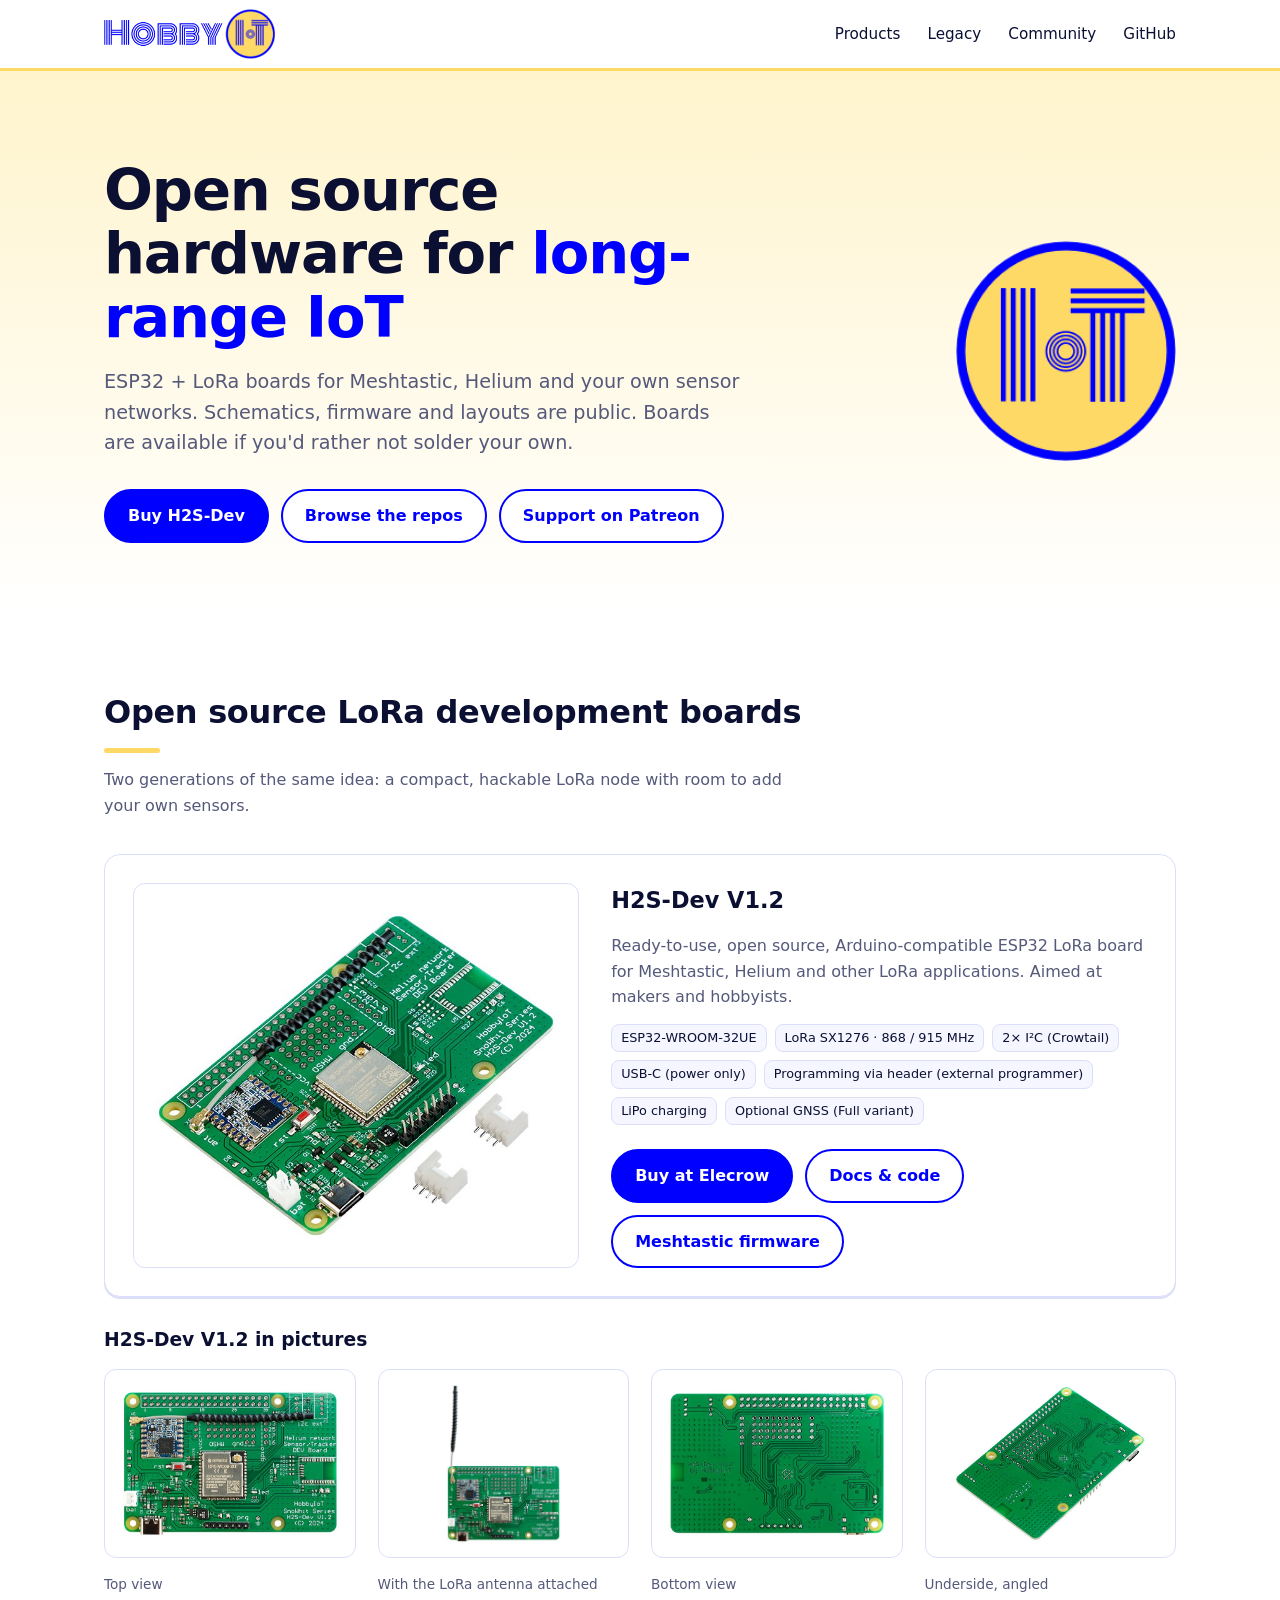
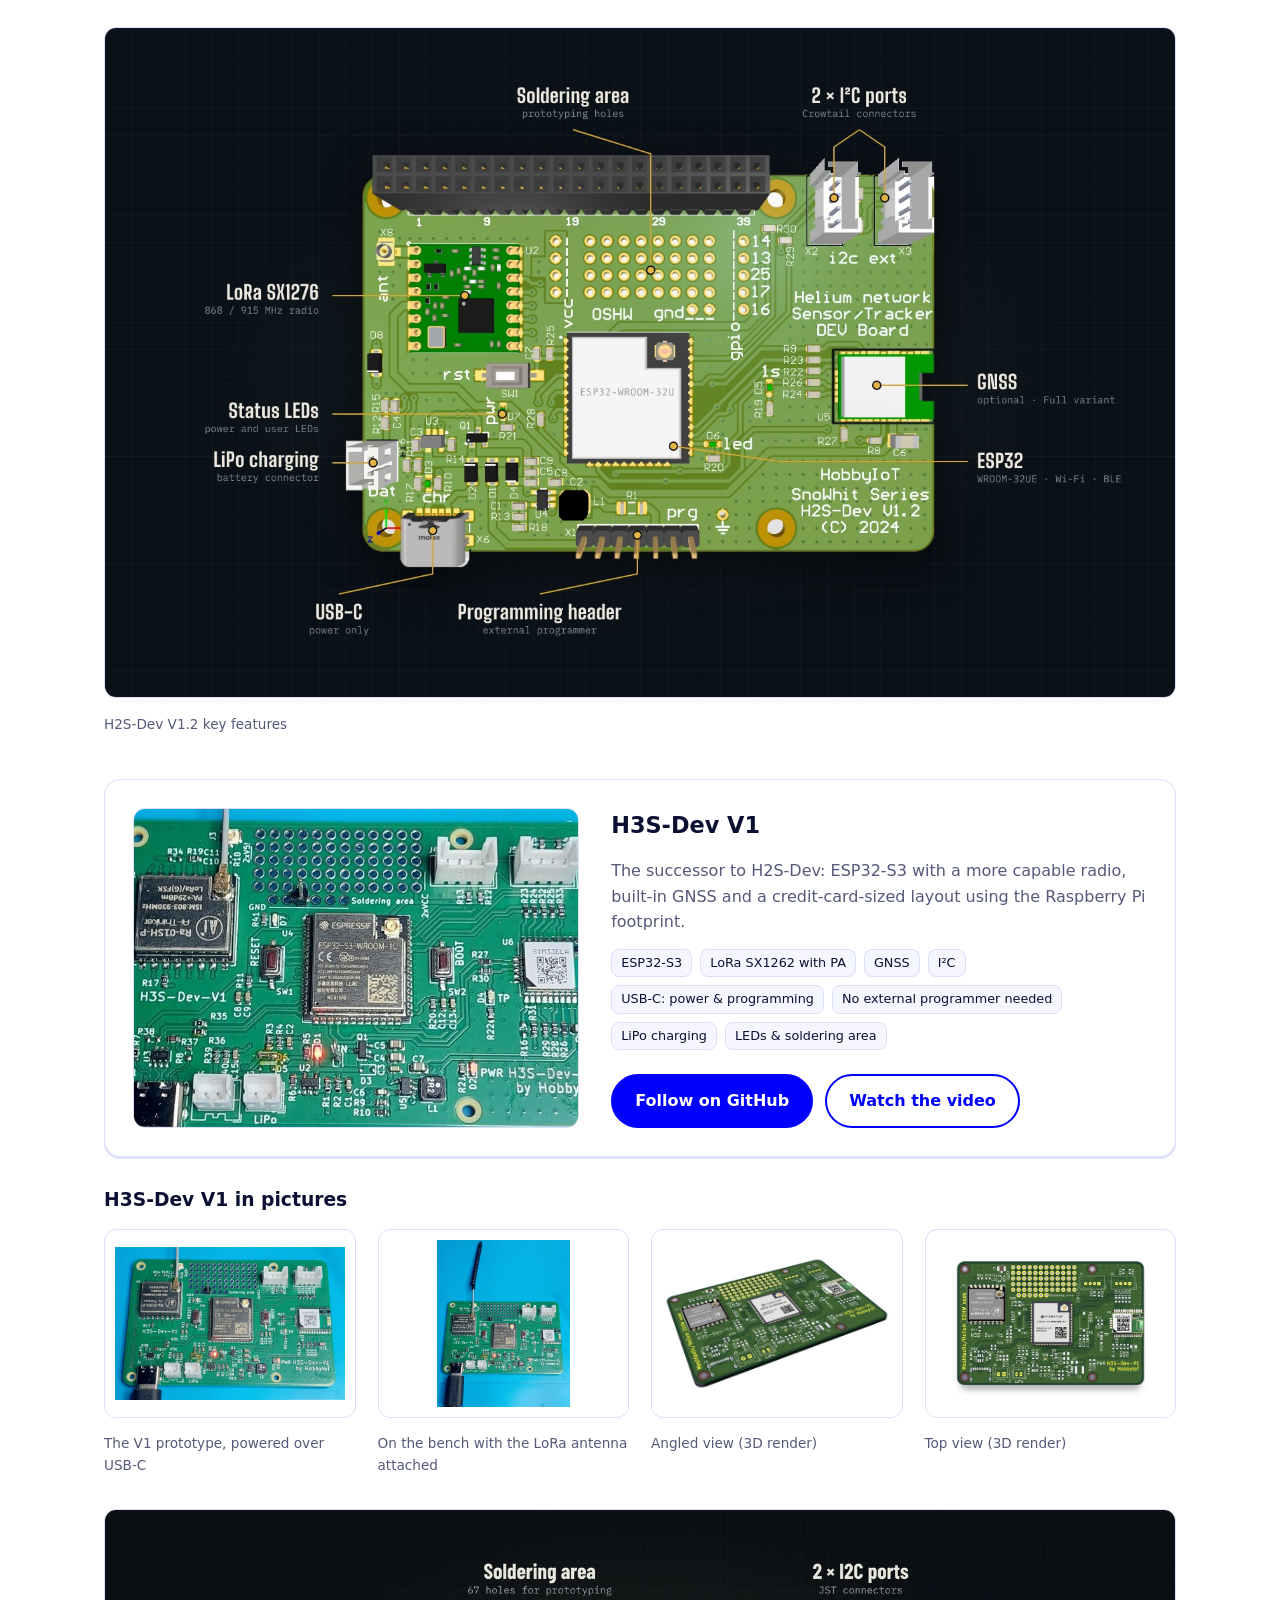
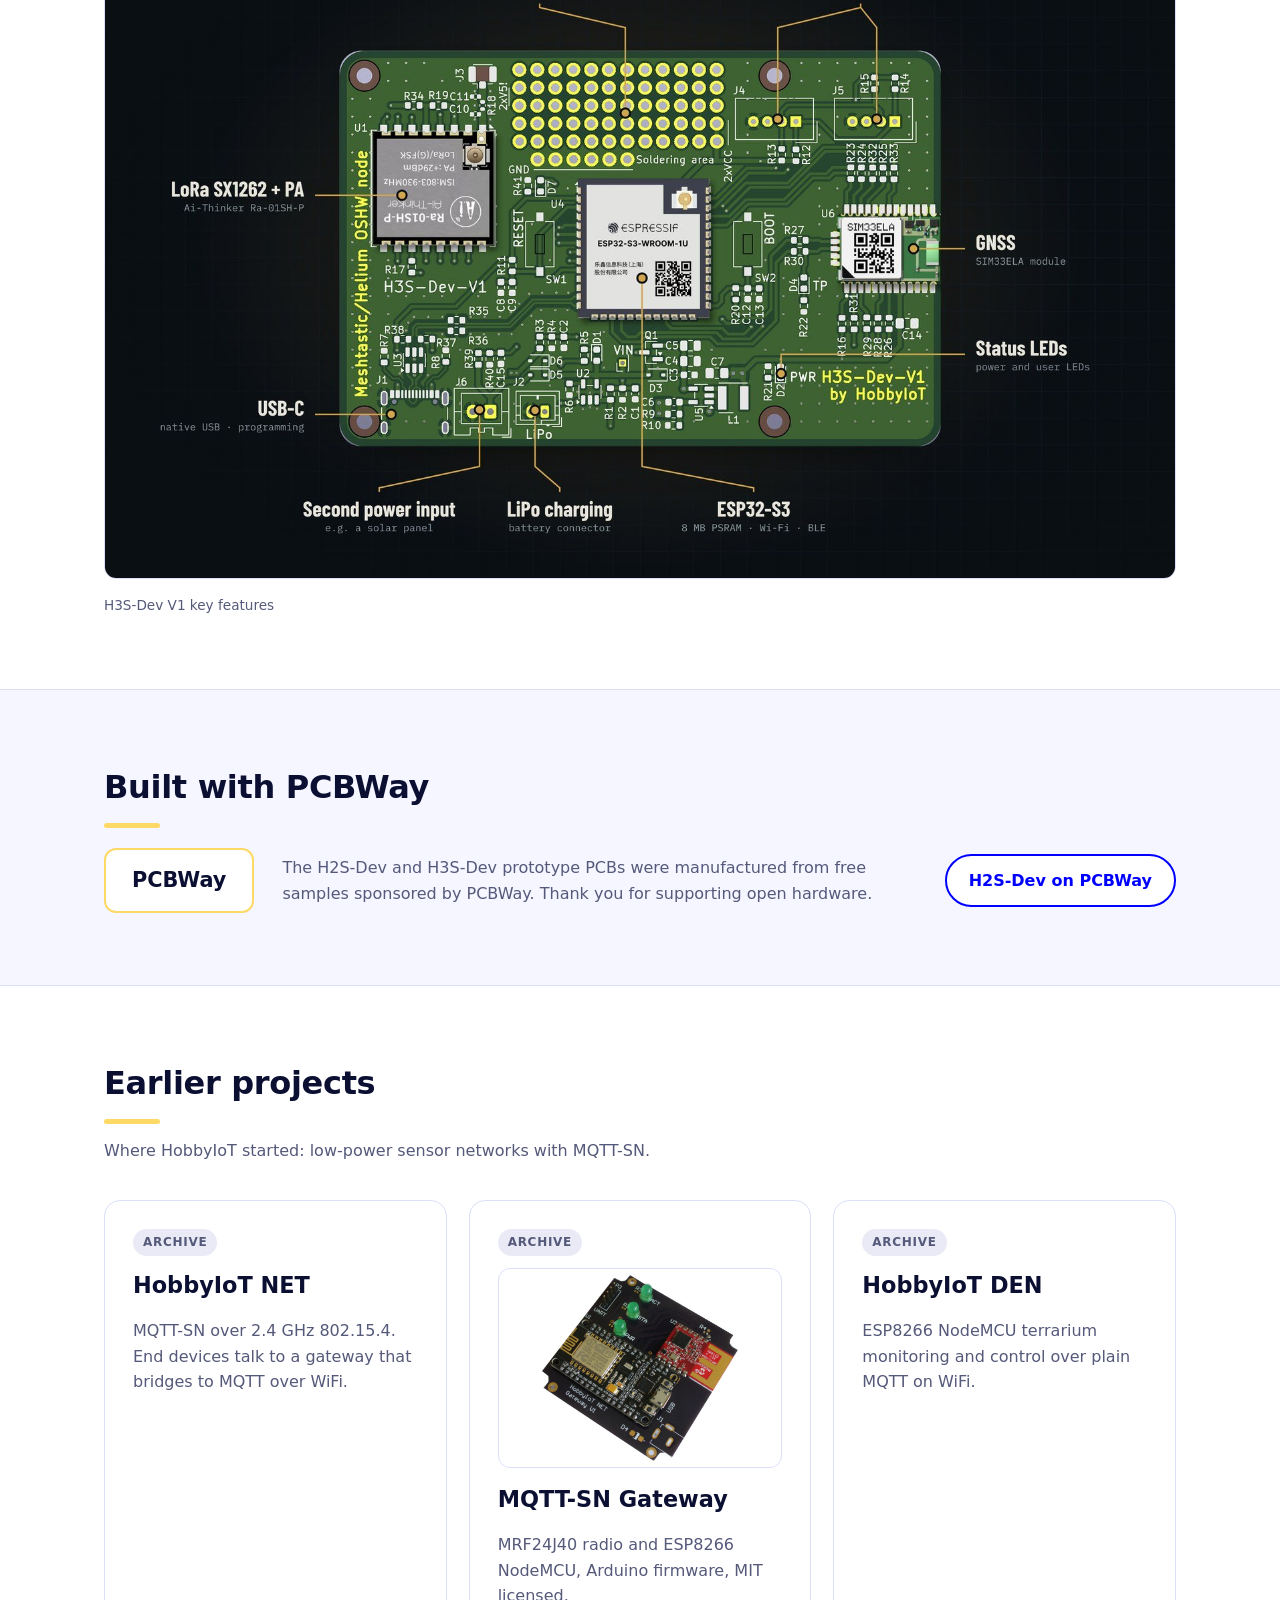
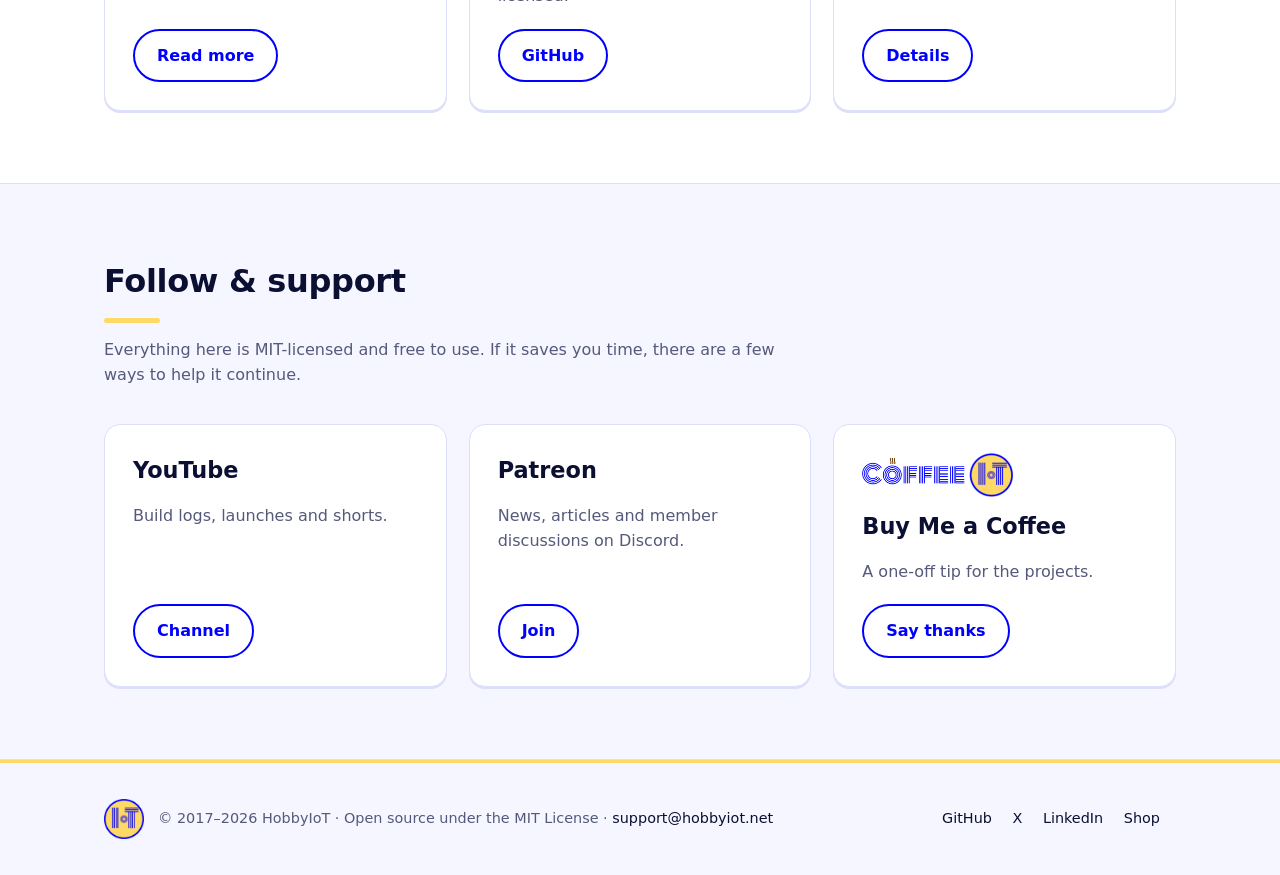
<file: index.html>
<!DOCTYPE html>
<html lang="en">
<head>
<meta charset="utf-8">
<meta name="viewport" content="width=device-width,initial-scale=1">
<title>HobbyIoT – Open source LoRa &amp; IoT hardware</title>
<meta name="description" content="HobbyIoT designs and shares open source IoT hardware: the H2S-Dev and H3S-Dev ESP32 LoRa boards, plus the MQTT-SN 802.15.4 network.">
<meta property="og:title" content="HobbyIoT – Open source LoRa &amp; IoT hardware">
<meta property="og:image" content="https://hobbyiot.net/images/h3s-social.jpg">
<meta property="og:description" content="ESP32 LoRa dev boards for Meshtastic, Helium and custom IoT, designed in the open.">
<link rel="icon" type="image/png" href="favicon.png">
<link rel="apple-touch-icon" href="favicon.png">
<meta name="theme-color" content="#0000ff">
<link rel="stylesheet" href="css/style.css">
</head>
<body>
<header class="nav"><div class="wrap">
  <a class="brand" href="./"><img src="images/logo-long.png" alt="HobbyIoT"></a>
  <nav>
    <a href="#boards">Products</a>
    <a href="#legacy">Legacy</a>
    <a href="#community">Community</a>
    <a href="https://github.com/hobbyiot">GitHub</a>
  </nav>
</div></header>

<main>
<section class="hero"><div class="wrap"><div class="txt">
  <h1>Open source hardware for <span>long-range IoT</span></h1>
  <p>ESP32 + LoRa boards for Meshtastic, Helium and your own sensor networks. Schematics, firmware and layouts are public. Boards are available if you'd rather not solder your own.</p>
  <div class="btns">
    <a class="btn primary" href="https://www.elecrow.com/store/HobbyIoT">Buy H2S-Dev</a>
    <a class="btn" href="https://github.com/hobbyiot">Browse the repos</a>
    <a class="btn" href="https://www.patreon.com/HobbyIoT">Support on Patreon</a>
  </div>
  </div>
  <img class="mark" src="images/logo-circle.png" alt="HobbyIoT logo">
</div></section>

<section id="boards"><div class="wrap">
  <h2>Open source LoRa development boards</h2>
  <p class="lead">Two generations of the same idea: a compact, hackable LoRa node with room to add your own sensors.</p>
  <div class="board-block" id="h2s-dev">
    <article class="card row">
      <img class="hero-img" loading="lazy" alt="H2S-Dev V1.2 board, angled view" src="images/h2s-dev-1.jpg">
      <div class="body">
      <h3>H2S-Dev V1.2</h3>
      <p>Ready-to-use, open source, Arduino-compatible ESP32 LoRa board for Meshtastic, Helium and other LoRa applications. Aimed at makers and hobbyists.</p>
      <div class="specs"><span>ESP32-WROOM-32UE</span><span>LoRa SX1276 · 868 / 915 MHz</span><span>2× I²C (Crowtail)</span><span>USB-C (power only)</span><span>Programming via header (external programmer)</span><span>LiPo charging</span><span>Optional GNSS (Full variant)</span></div>
      <div class="btns">
        <a class="btn primary" href="https://www.elecrow.com/helium-iot-network-sensor-development-board-h2s-dev-v1-2-basic.html">Buy at Elecrow</a>
        <a class="btn" href="https://github.com/hobbyiot/HELIUM-SENSORS/tree/main/H2S-Dev%20V1.2">Docs &amp; code</a>
        <a class="btn" href="https://github.com/hobbyiot/LoRa-Nodes/tree/main/Meshtastic">Meshtastic firmware</a>
      </div>
      </div>
    </article>
  <h3 style="margin:28px 0 14px">H2S-Dev V1.2 in pictures</h3>
  <div class="grid g4">
    <figure><img loading="lazy" alt="H2S-Dev V1.2 top view" src="images/h2s-dev-5.jpg"><figcaption>Top view</figcaption></figure>
    <figure><img loading="lazy" alt="H2S-Dev V1.2 with LoRa antenna attached" src="images/h2s-dev-4.jpg"><figcaption>With the LoRa antenna attached</figcaption></figure>
    <figure><img loading="lazy" alt="H2S-Dev V1.2 bottom view" src="images/h2s-dev-3.jpg"><figcaption>Bottom view</figcaption></figure>
    <figure><img loading="lazy" alt="H2S-Dev V1.2 bottom, angled" src="images/h2s-dev-2.jpg"><figcaption>Underside, angled</figcaption></figure>
  </div>
  <figure class="wide"><img loading="lazy" alt="H2S-Dev V1.2 key parts: LoRa SX1276, ESP32-WROOM-32UE, optional GNSS, USB-C (power only), LiPo charging, programming header, two I2C ports, soldering area, status LEDs" src="images/h2s-features.jpg"><figcaption>H2S-Dev V1.2 key features</figcaption></figure>
  </div>

  <div class="board-block" id="h3s-dev">
    <article class="card row">
      <img class="hero-img cover" loading="lazy" alt="H3S-Dev V1 prototype with LoRa antenna attached" src="images/h3s-card-photo.jpg">
      <div class="body">
      <h3>H3S-Dev V1</h3>
      <p>The successor to H2S-Dev: ESP32-S3 with a more capable radio, built-in GNSS and a credit-card-sized layout using the Raspberry Pi footprint.</p>
      <div class="specs"><span>ESP32-S3</span><span>LoRa SX1262 with PA</span><span>GNSS</span><span>I²C</span><span>USB-C: power &amp; programming</span><span>No external programmer needed</span><span>LiPo charging</span><span>LEDs &amp; soldering area</span></div>
      <div class="btns">
        <a class="btn primary" href="https://github.com/hobbyiot/H3S-Dev-V1">Follow on GitHub</a>
        <a class="btn" href="https://www.youtube.com/@hobbyiot">Watch the video</a>
      </div>
      </div>
    </article>
  <h3 style="margin:28px 0 14px">H3S-Dev V1 in pictures</h3>
  <div class="grid g4 pics">
    <figure><img loading="lazy" alt="H3S-Dev V1 prototype close-up with LoRa antenna and USB-C cable" src="images/h3s-photo-closeup.jpg"><figcaption>The V1 prototype, powered over USB-C</figcaption></figure>
    <figure><img loading="lazy" alt="H3S-Dev V1 prototype on the bench with LoRa antenna" src="images/h3s-photo-bench.jpg"><figcaption>On the bench with the LoRa antenna attached</figcaption></figure>
    <figure><img loading="lazy" alt="H3S-Dev V1 angled 3D render" src="images/h3s-card.jpg"><figcaption>Angled view (3D render)</figcaption></figure>
    <figure><img loading="lazy" alt="H3S-Dev V1 top view render" src="images/h3s-top.jpg"><figcaption>Top view (3D render)</figcaption></figure>
  </div>
  <figure class="wide"><img loading="lazy" alt="H3S-Dev V1 key features: LoRa SX1262 with PA, ESP32-S3, GNSS, USB-C, LiPo charging, second power input, two I2C ports, soldering area, status LEDs" src="images/h3s-features.jpg"><figcaption>H3S-Dev V1 key features</figcaption></figure>
  </div>
</div></section>

<section class="alt"><div class="wrap">
  <h2>Built with PCBWay</h2>
  <div class="sponsor">
    <div class="pill">PCBWay</div>
    <p>The H2S-Dev and H3S-Dev prototype PCBs were manufactured from free samples sponsored by PCBWay. Thank you for supporting open hardware.</p>
    <a class="btn" href="https://www.pcbway.com/project/shareproject/W679551AS2Y1_FAB_H2S_Dev_V1_2_001_A_1_d6e6af34.html">H2S-Dev on PCBWay</a>
  </div>
</div></section>

<section id="legacy"><div class="wrap">
  <h2>Earlier projects</h2>
  <p class="lead">Where HobbyIoT started: low-power sensor networks with MQTT-SN.</p>
  <div class="grid g3">
    <article class="card">
      <span class="badge b-arch">Archive</span>
      <h3>HobbyIoT NET</h3>
      <p>MQTT-SN over 2.4 GHz 802.15.4. End devices talk to a gateway that bridges to MQTT over WiFi.</p>
      <div class="btns"><a class="btn" href="projects/mqtt-sn.html">Read more</a></div>
    </article>
    <article class="card">
      <span class="badge b-arch">Archive</span>
      <img class="shot" loading="lazy" alt="MQTT-SN gateway PCB with parts" src="images/mqttsn-gw-pcb.jpg">
      <h3>MQTT-SN Gateway</h3>
      <p>MRF24J40 radio and ESP8266 NodeMCU, Arduino firmware, MIT licensed.</p>
      <div class="btns"><a class="btn" href="https://github.com/sivanovbg/MQTT-SN_GW_802154_V1">GitHub</a></div>
    </article>
    <article class="card">
      <span class="badge b-arch">Archive</span>
      <h3>HobbyIoT DEN</h3>
      <p>ESP8266 NodeMCU terrarium monitoring and control over plain MQTT on WiFi.</p>
      <div class="btns"><a class="btn" href="projects/mqtt-sn.html#other">Details</a></div>
    </article>
  </div>
</div></section>

<section id="community" class="alt"><div class="wrap">
  <h2>Follow &amp; support</h2>
  <p class="lead">Everything here is MIT-licensed and free to use. If it saves you time, there are a few ways to help it continue.</p>
  <div class="grid g3">
    <article class="card"><h3>YouTube</h3><p>Build logs, launches and shorts.</p><div class="btns"><a class="btn" href="https://www.youtube.com/@hobbyiot">Channel</a></div></article>
    <article class="card"><h3>Patreon</h3><p>News, articles and member discussions on Discord.</p><div class="btns"><a class="btn" href="https://www.patreon.com/HobbyIoT">Join</a></div></article>
    <article class="card"><img class="coffee-logo" src="images/logo-coffee-long.png" alt="CoffeeIoT"><h3>Buy Me a Coffee</h3><p>A one-off tip for the projects.</p><div class="btns"><a class="btn" href="https://buymeacoffee.com/hobbyiot">Say thanks</a></div></article>
  </div>
</div></section>
</main>

<footer><div class="wrap">
  <div class="fl"><img src="images/logo-circle.png" alt=""><div>© 2017–2026 HobbyIoT · Open source under the MIT License · <a href="mailto:support@hobbyiot.net">support@hobbyiot.net</a></div></div>
  <div>
    <a href="https://github.com/hobbyiot">GitHub</a>
    <a href="https://x.com/HobbyIoT">X</a>
    <a href="https://www.linkedin.com/company/hobbyiot">LinkedIn</a>
    <a href="https://www.elecrow.com/store/HobbyIoT">Shop</a>
  </div>
</div></footer>
</body>
</html>
</file>
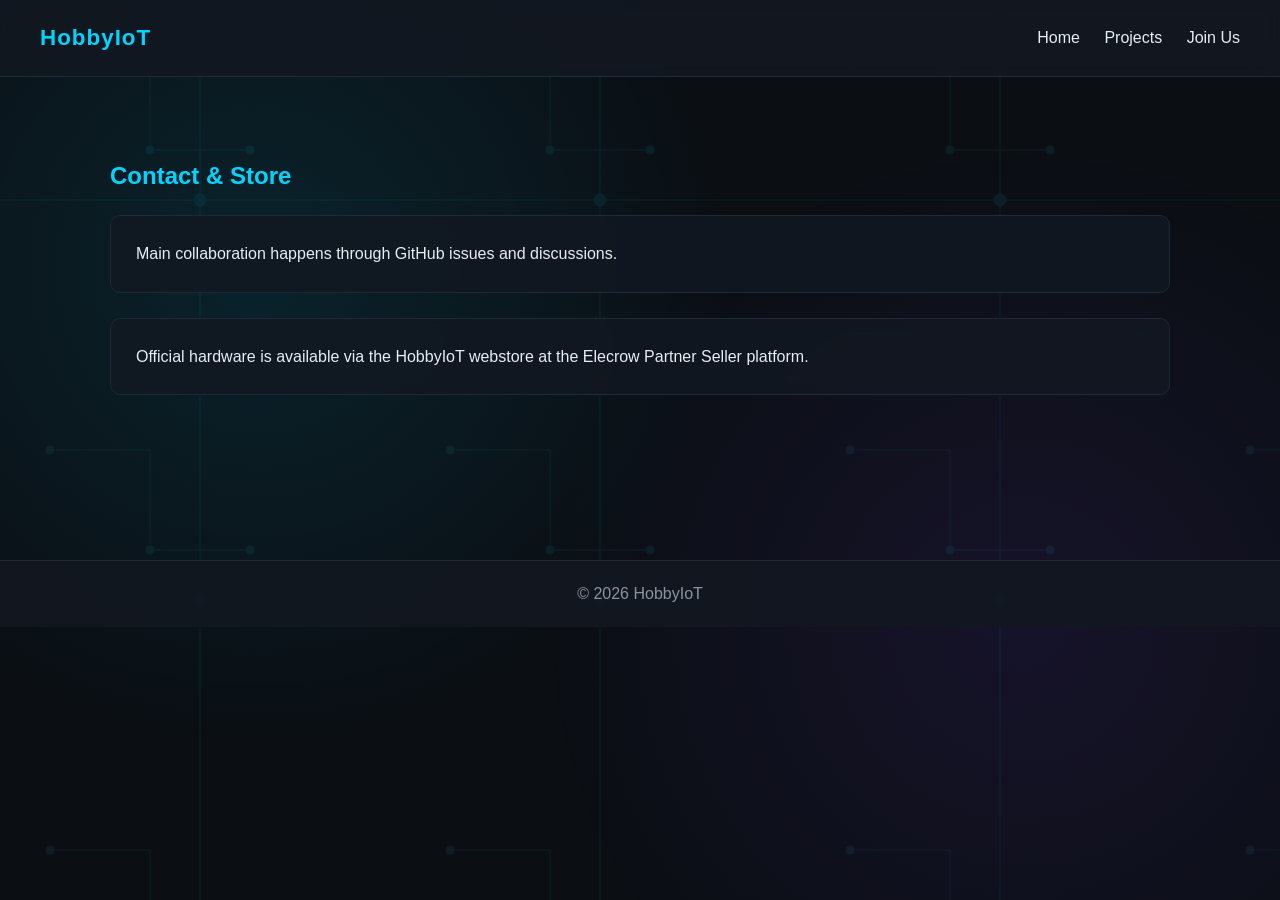
<file: contact.html>
<!DOCTYPE html>
<html>
<head>
<meta charset="UTF-8">
<title>Contact | HobbyIoT</title>
<link rel="stylesheet" href="css/styles.css">
</head>
<body>

<header>
<div class="logo">HobbyIoT</div>
<nav>
<a href="index.html">Home</a>
<a href="projects.html">Projects</a>
<a href="join.html">Join Us</a>
</nav>
</header>

<div class="container">
<h2>Contact & Store</h2>

<div class="card">
<p>Main collaboration happens through GitHub issues and discussions.</p>
</div>

<div class="card">
<p>
Official hardware is available via the HobbyIoT webstore
at the Elecrow Partner Seller platform.
</p>
</div>

</div>

<footer>© 2026 HobbyIoT</footer>
</body>
</html>
</file>
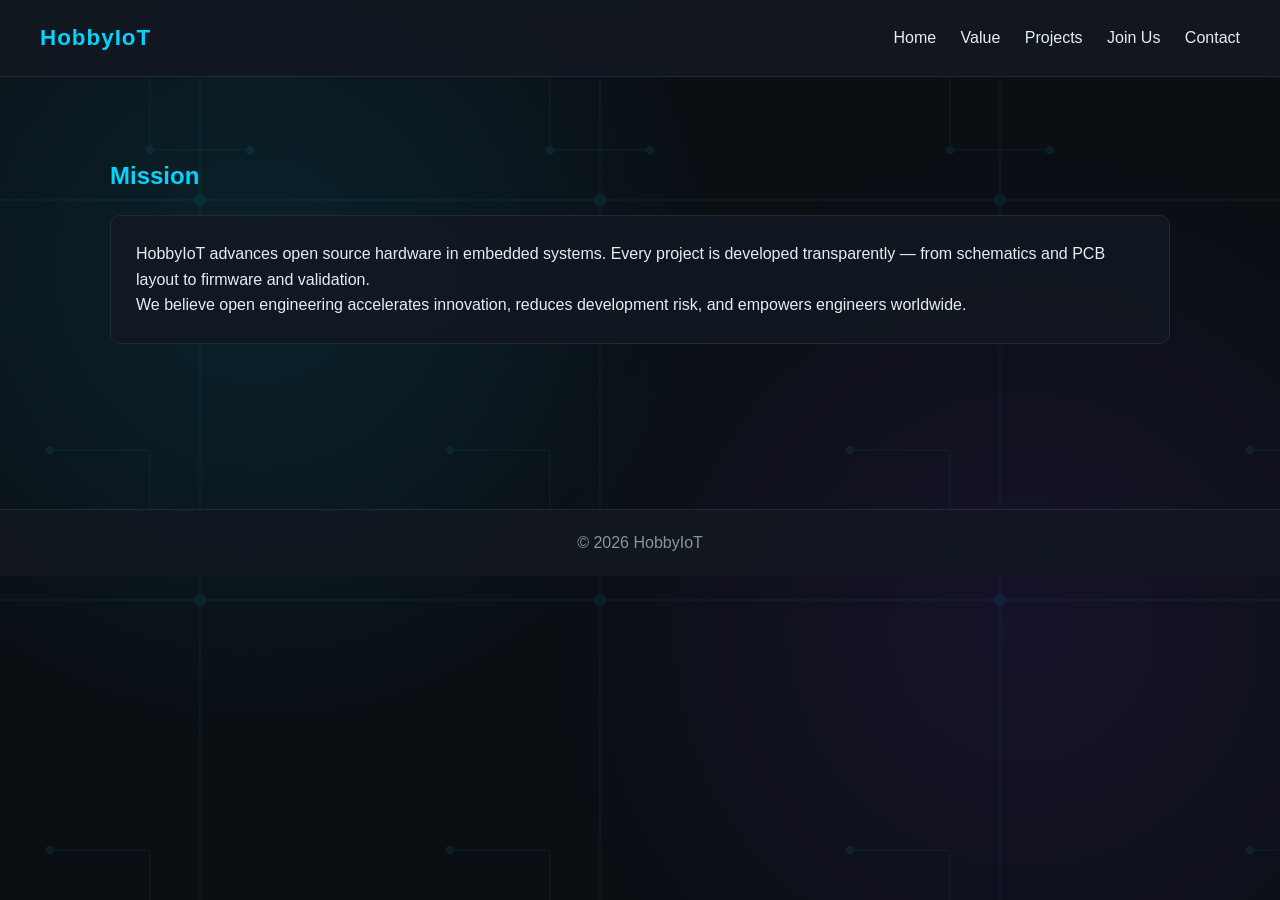
<file: mission.html>
<!DOCTYPE html>
<html lang="en">
<head>
<meta charset="UTF-8">
<title>Mission | HobbyIoT</title>
<link rel="stylesheet" href="css/styles.css">
</head>
<body>

<header>
    <div class="logo">HobbyIoT</div>
    <nav>
        <a href="index.html">Home</a>
        <a href="value.html">Value</a>
        <a href="projects.html">Projects</a>
        <a href="join.html">Join Us</a>
        <a href="contact.html">Contact</a>
    </nav>
</header>

<div class="container">
    <h2>Mission</h2>
    <div class="card">
        <p>
            HobbyIoT advances open source hardware in embedded systems.
            Every project is developed transparently — from schematics and PCB layout
            to firmware and validation.
        </p>
        <p>
            We believe open engineering accelerates innovation,
            reduces development risk, and empowers engineers worldwide.
        </p>
    </div>
</div>

<footer>© 2026 HobbyIoT</footer>
</body>
</html>
</file>
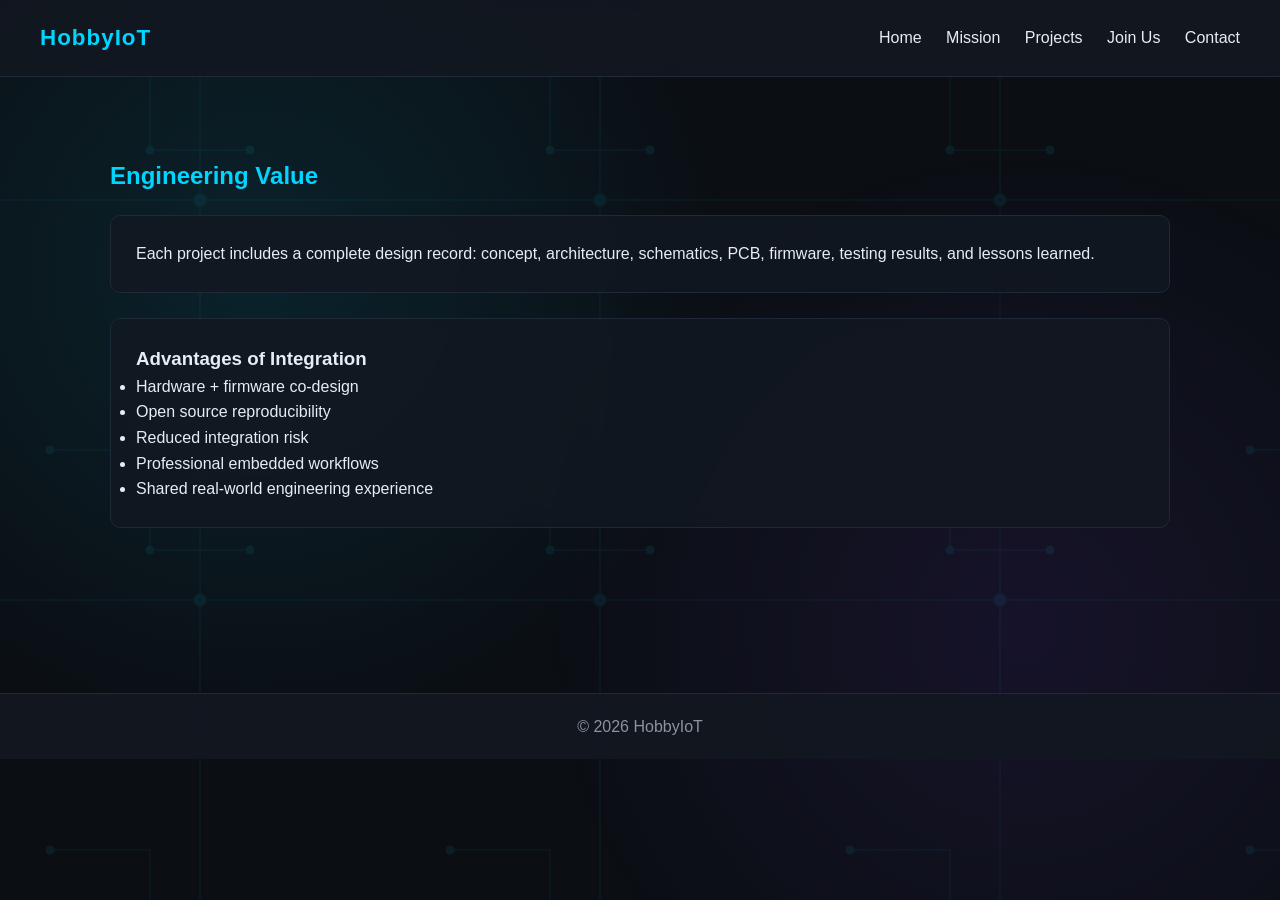
<file: value.html>
<!DOCTYPE html>
<html>
<head>
<meta charset="UTF-8">
<title>Value | HobbyIoT</title>
<link rel="stylesheet" href="css/styles.css">
</head>
<body>

<header>
<div class="logo">HobbyIoT</div>
<nav>
<a href="index.html">Home</a>
<a href="mission.html">Mission</a>
<a href="projects.html">Projects</a>
<a href="join.html">Join Us</a>
<a href="contact.html">Contact</a>
</nav>
</header>

<div class="container">
<h2>Engineering Value</h2>

<div class="card">
<p>
Each project includes a complete design record:
concept, architecture, schematics, PCB, firmware,
testing results, and lessons learned.
</p>
</div>

<div class="card">
<h3>Advantages of Integration</h3>
<ul>
<li>Hardware + firmware co-design</li>
<li>Open source reproducibility</li>
<li>Reduced integration risk</li>
<li>Professional embedded workflows</li>
<li>Shared real-world engineering experience</li>
</ul>
</div>

</div>

<footer>© 2026 HobbyIoT</footer>
</body>
</html>
</file>
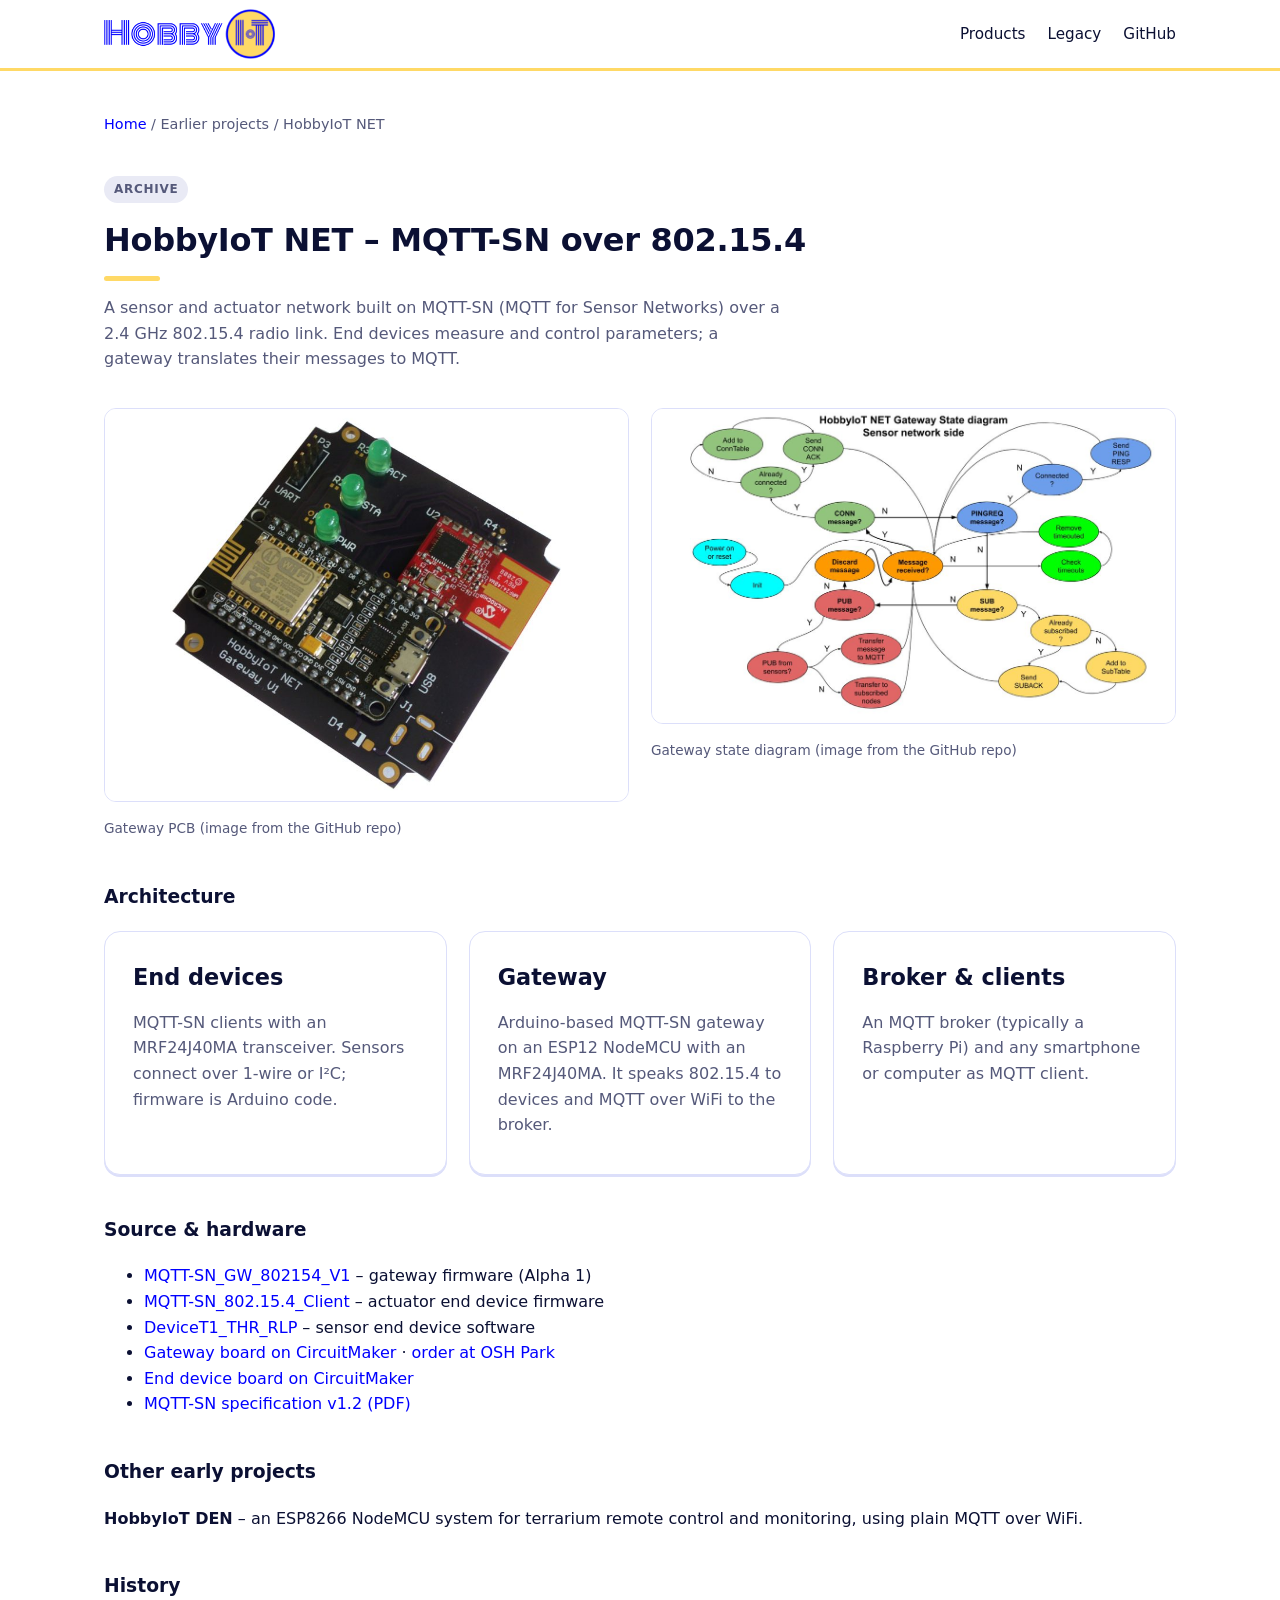
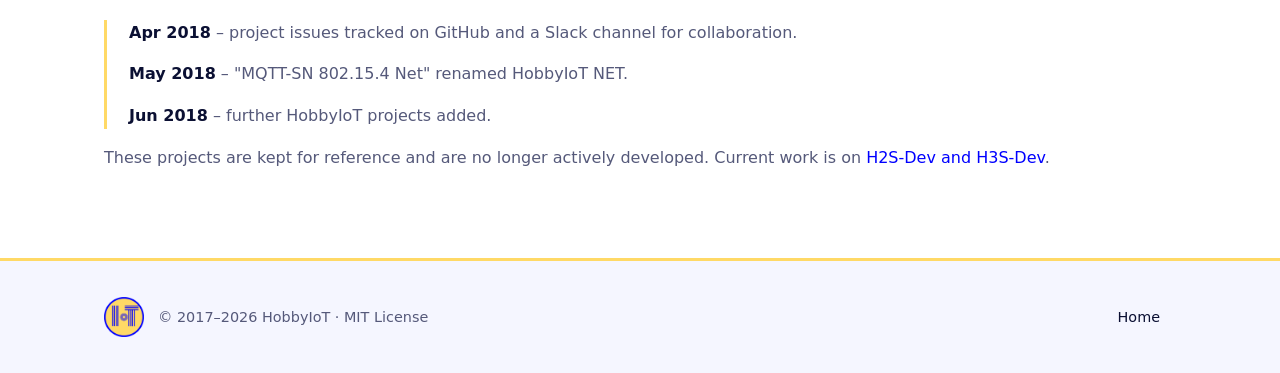
<file: projects/mqtt-sn.html>
<!DOCTYPE html>
<html lang="en">
<head>
<meta charset="utf-8">
<meta name="viewport" content="width=device-width,initial-scale=1">
<title>HobbyIoT NET – MQTT-SN over 802.15.4 | HobbyIoT</title>
<meta name="description" content="HobbyIoT NET: an MQTT-SN implementation over 802.15.4 with an Arduino/ESP8266 gateway bridging to MQTT.">
<link rel="icon" type="image/png" href="../favicon.png">
<meta name="theme-color" content="#0000ff">
<link rel="stylesheet" href="../css/style.css">
</head>
<body>
<header class="nav"><div class="wrap">
  <a class="brand" href="../"><img src="../images/logo-long.png" alt="HobbyIoT"></a>
  <nav><a href="../#boards">Products</a><a href="../#legacy">Legacy</a><a href="https://github.com/hobbyiot">GitHub</a></nav>
</div></header>
<main class="wrap">
  <p class="crumb"><a href="../">Home</a> / Earlier projects / HobbyIoT NET</p>
  <section style="padding-top:24px">
    <span class="badge b-arch">Archive</span>
    <h2>HobbyIoT NET – MQTT-SN over 802.15.4</h2>
    <p class="lead">A sensor and actuator network built on MQTT-SN (MQTT for Sensor Networks) over a 2.4 GHz 802.15.4 radio link. End devices measure and control parameters; a gateway translates their messages to MQTT.</p>

    <div class="grid g2">
      <figure><img loading="lazy" alt="MQTT-SN gateway PCB with parts" src="../images/mqttsn-gw-pcb.jpg"><figcaption>Gateway PCB (image from the GitHub repo)</figcaption></figure>
      <figure><img loading="lazy" alt="Gateway state diagram" src="../images/mqttsn-gw-state.jpg"><figcaption>Gateway state diagram (image from the GitHub repo)</figcaption></figure>
    </div>

    <h3>Architecture</h3>
    <div class="grid g3">
      <div class="card"><h3>End devices</h3><p>MQTT-SN clients with an MRF24J40MA transceiver. Sensors connect over 1-wire or I²C; firmware is Arduino code.</p></div>
      <div class="card"><h3>Gateway</h3><p>Arduino-based MQTT-SN gateway on an ESP12 NodeMCU with an MRF24J40MA. It speaks 802.15.4 to devices and MQTT over WiFi to the broker.</p></div>
      <div class="card"><h3>Broker &amp; clients</h3><p>An MQTT broker (typically a Raspberry Pi) and any smartphone or computer as MQTT client.</p></div>
    </div>

    <h3 style="margin-top:40px">Source &amp; hardware</h3>
    <ul>
      <li><a href="https://github.com/sivanovbg/MQTT-SN_GW_802154_V1">MQTT-SN_GW_802154_V1</a> – gateway firmware (Alpha 1)</li>
      <li><a href="https://github.com/sivanovbg/MQTT-SN_802.15.4_Client">MQTT-SN_802.15.4_Client</a> – actuator end device firmware</li>
      <li><a href="https://github.com/sivanovbg/MQTT-SN_802.15.4_DeviceT1_THR_RLP">DeviceT1_THR_RLP</a> – sensor end device software</li>
      <li><a href="https://circuitmaker.com/Projects/Details/sivanovbg/HIoTGWV1">Gateway board on CircuitMaker</a> · <a href="https://oshpark.com/shared_projects/sBSpwQuP">order at OSH Park</a></li>
      <li><a href="https://circuitmaker.com/Projects/Details/sivanovbg/HIOTTHRV2-1">End device board on CircuitMaker</a></li>
      <li><a href="http://mqtt.org/new/wp-content/uploads/2009/06/MQTT-SN_spec_v1.2.pdf">MQTT-SN specification v1.2 (PDF)</a></li>
    </ul>

    <h3 id="other" style="margin-top:40px">Other early projects</h3>
    <p><b>HobbyIoT DEN</b> – an ESP8266 NodeMCU system for terrarium remote control and monitoring, using plain MQTT over WiFi.</p>

    <h3 style="margin-top:40px">History</h3>
    <ul class="timeline">
      <li><b>Apr 2018</b> – project issues tracked on GitHub and a Slack channel for collaboration.</li>
      <li><b>May 2018</b> – "MQTT-SN 802.15.4 Net" renamed HobbyIoT NET.</li>
      <li><b>Jun 2018</b> – further HobbyIoT projects added.</li>
    </ul>
    <p style="color:var(--muted)">These projects are kept for reference and are no longer actively developed. Current work is on <a href="../#boards">H2S-Dev and H3S-Dev</a>.</p>
  </section>
</main>
<footer><div class="wrap"><div class="fl"><img src="../images/logo-circle.png" alt=""><div>© 2017–2026 HobbyIoT · MIT License</div></div><div><a href="../">Home</a></div></div></footer>
</body>
</html>
</file>
<file: css/style.css>
:root{
  --blue:#0000ff;--blue-d:#0000c8;--yellow:#ffd966;--yellow-l:#fff4cc;
  --bg:#fff;--bg2:#f5f6ff;--card:#fff;--line:#dcdffa;
  --text:#0b1033;--muted:#55597a;--radius:16px;--max:1120px;
}
*{box-sizing:border-box}
html{scroll-behavior:smooth}
body{margin:0;background:var(--bg);color:var(--text);font:16px/1.6 system-ui,-apple-system,"Segoe UI",Roboto,Helvetica,Arial,sans-serif}
a{color:var(--blue);text-decoration:none}a:hover{text-decoration:underline}
.wrap{max-width:var(--max);margin:0 auto;padding:0 24px}
header.nav{position:sticky;top:0;z-index:10;background:rgba(255,255,255,.92);backdrop-filter:blur(10px);border-bottom:3px solid var(--yellow)}
.nav .wrap{display:flex;align-items:center;justify-content:space-between;height:68px}
.brand{display:flex;align-items:center}
.brand img{height:50px;width:auto;display:block}
nav a{color:var(--text);margin-left:22px;font-size:.95rem;font-weight:500}
nav a:hover{color:var(--blue);text-decoration:none}
.hero{padding:88px 0 72px;background:linear-gradient(180deg,var(--yellow-l),#fff)}
.hero .wrap{display:flex;align-items:center;gap:48px;justify-content:space-between}
.hero .txt{max-width:640px}
.hero img.mark{width:220px;height:220px;flex:none}
.hero h1{font-size:clamp(2.2rem,5vw,3.6rem);line-height:1.1;margin:0 0 18px;letter-spacing:-.02em}
.hero h1 span{color:var(--blue)}
.hero p{font-size:1.2rem;color:var(--muted);margin:0 0 30px}
@media(max-width:760px){.hero img.mark{display:none}}
.btns{display:flex;flex-wrap:wrap;gap:12px}
.btn{display:inline-block;padding:12px 22px;border-radius:999px;font-weight:600;border:2px solid var(--blue);color:var(--blue);background:#fff}
.btn:hover{text-decoration:none;background:var(--bg2)}
.btn.primary{background:var(--blue);color:#fff}
.btn.primary:hover{background:var(--blue-d)}
section{padding:72px 0}
section.alt{background:var(--bg2);border-block:1px solid var(--line)}
h2{font-size:2rem;margin:0 0 10px;letter-spacing:-.01em;color:var(--text)}
h2::after{content:"";display:block;width:56px;height:5px;background:var(--yellow);border-radius:3px;margin-top:10px}
.lead{color:var(--muted);max-width:680px;margin:14px 0 36px}
.grid{display:grid;gap:22px}
.g2{grid-template-columns:repeat(auto-fit,minmax(340px,1fr))}
.g3{grid-template-columns:repeat(auto-fit,minmax(260px,1fr))}
.card{background:var(--card);border:1px solid var(--line);border-radius:var(--radius);padding:28px;display:flex;flex-direction:column;box-shadow:0 2px 0 var(--line)}
.card h3{margin:0 0 6px;font-size:1.4rem}
.card p{color:var(--muted);margin:8px 0}
.card .btns{margin-top:auto;padding-top:12px}
.badge{display:inline-block;align-self:flex-start;font-size:.75rem;font-weight:700;letter-spacing:.06em;text-transform:uppercase;padding:4px 10px;border-radius:999px;margin-bottom:12px}
.b-sale{background:var(--yellow);color:var(--text)}
.b-beta{background:var(--blue);color:#fff}
.b-arch{background:#e9eaf5;color:var(--muted)}
.board{height:150px;border-radius:12px;margin-bottom:18px;border:2px dashed var(--line);background:var(--bg2);display:flex;align-items:center;justify-content:center;color:var(--muted);font-size:.85rem;text-align:center;padding:8px}
.board.beta{background:var(--yellow-l);border-color:var(--yellow)}
.hero-img{width:100%;height:260px;object-fit:contain;background:#fff;border-radius:12px;border:1px solid var(--line);margin-bottom:18px}
.specs{display:flex;flex-wrap:wrap;gap:8px;margin:6px 0 12px}
.specs span{font-size:.8rem;border:1px solid var(--line);background:var(--bg2);border-radius:8px;padding:3px 9px;color:var(--text)}
.sponsor{display:flex;gap:28px;align-items:center;flex-wrap:wrap;margin-top:20px}
.sponsor p{margin:0;color:var(--muted);flex:1;min-width:260px}
.pill{font-weight:800;font-size:1.3rem;padding:14px 26px;border:2px solid var(--yellow);background:#fff;border-radius:12px}
.coffee-logo{height:44px;width:auto;align-self:flex-start;margin-bottom:12px}
footer{border-top:3px solid var(--yellow);padding:36px 0;color:var(--muted);font-size:.9rem;background:var(--bg2)}
footer .wrap{display:flex;flex-wrap:wrap;gap:16px;justify-content:space-between;align-items:center}
footer .fl{display:flex;align-items:center;gap:14px}
footer img{height:40px;width:40px}
footer a{color:var(--text);margin-right:16px}
footer a:hover{color:var(--blue)}
.timeline{border-left:3px solid var(--yellow);margin:0;padding:0 0 0 22px;list-style:none}
.timeline li{margin-bottom:16px;color:var(--muted)}
.timeline li b{color:var(--text)}
.crumb{padding:28px 0 0;color:var(--muted);font-size:.9rem}
.shot{width:100%;border-radius:12px;border:1px solid var(--line);background:#fff;margin-bottom:14px;max-height:200px;object-fit:contain}
figure{margin:0 0 24px}figure img{width:100%;border-radius:12px;border:1px solid var(--line);background:#fff}
figcaption{color:var(--muted);font-size:.85rem;margin-top:8px}
.g4{grid-template-columns:repeat(auto-fit,minmax(220px,1fr))}
.g4 figure img{aspect-ratio:4/3;object-fit:contain;padding:10px}
.hero-img{padding:10px}
.pics figure img{aspect-ratio:4/3;object-fit:contain;padding:10px}
figure.wide{margin:8px 0 0}
figure.wide img{width:100%;height:auto;aspect-ratio:auto;padding:0;background:#0b1118}
.hero-img.cover{object-fit:cover;padding:0}
.board-block{margin-top:44px}
.board-block:first-of-type{margin-top:0}
.card.row{flex-direction:row;gap:32px;align-items:stretch}
.card.row .hero-img{flex:0 0 44%;width:44%;height:auto;min-height:280px;margin:0}
.card.row .body{flex:1;display:flex;flex-direction:column}
@media(max-width:820px){.card.row{flex-direction:column}.card.row .hero-img{flex:none;width:100%;height:240px;min-height:0;margin-bottom:6px}}
figure.wide.light img{background:#fff;border:1px solid var(--line);max-width:760px;display:block;margin:0 auto}
figure.wide.light figcaption{text-align:center}
</file>
<file: css/styles.css>
:root {
    --bg: #0b0f14;
    --surface: #121821;
    --primary: #00d4ff;
    --accent: #7c3aed;
    --text: #e6edf3;
    --muted: #8b949e;
}

* {
    margin: 0;
    padding: 0;
    box-sizing: border-box;
}

body {
    font-family: 'Segoe UI', sans-serif;
    background-color: var(--bg);
    color: var(--text);
    line-height: 1.6;
    position: relative;
    overflow-x: hidden;
}

/* PCB Background Layer */
body::before {
    content: "";
    position: fixed;
    inset: 0;
    background-image: url("../assets/pcb-pattern.svg");
    background-size: 400px 400px;
    background-repeat: repeat;
    animation: pcbMove 60s linear infinite;
    z-index: -2;
}

/* Gradient Glow Overlay */
body::after {
    content: "";
    position: fixed;
    inset: 0;
    background: radial-gradient(circle at 20% 30%, rgba(0,212,255,0.1), transparent 40%),
                radial-gradient(circle at 80% 70%, rgba(124,58,237,0.1), transparent 40%);
    z-index: -1;
}

/* Subtle movement */
@keyframes pcbMove {
    from { background-position: 0 0; }
    to { background-position: 400px 400px; }
}

header {
    background: rgba(18, 24, 33, 0.9);
    backdrop-filter: blur(6px);
    padding: 20px 40px;
    display: flex;
    justify-content: space-between;
    align-items: center;
    border-bottom: 1px solid #1f2937;
}

.logo {
    font-size: 1.4rem;
    font-weight: bold;
    color: var(--primary);
    letter-spacing: 1px;
}

nav a {
    color: var(--text);
    text-decoration: none;
    margin-left: 20px;
    transition: 0.3s;
}

nav a:hover {
    color: var(--primary);
}

.container {
    max-width: 1100px;
    margin: auto;
    padding: 80px 20px;
}

h1, h2 {
    margin-bottom: 20px;
}

h2 {
    color: var(--primary);
}

.card {
    background: rgba(18, 24, 33, 0.85);
    backdrop-filter: blur(8px);
    padding: 25px;
    border-radius: 10px;
    margin-bottom: 25px;
    border: 1px solid #1f2937;
    transition: 0.3s;
}

.card:hover {
    border-color: var(--primary);
    box-shadow: 0 0 15px rgba(0,212,255,0.2);
    transform: translateY(-4px);
}

.button {
    display: inline-block;
    padding: 10px 20px;
    background: var(--primary);
    color: #000;
    border-radius: 5px;
    text-decoration: none;
    margin-top: 15px;
    font-weight: bold;
    transition: 0.3s;
}

.button:hover {
    background: var(--accent);
    color: #fff;
}

footer {
    background: rgba(18, 24, 33, 0.9);
    text-align: center;
    padding: 20px;
    border-top: 1px solid #1f2937;
    margin-top: 60px;
    color: var(--muted);
}

/* Responsive */
@media (max-width: 768px) {
    header {
        flex-direction: column;
        align-items: flex-start;
    }

    nav {
        margin-top: 10px;
    }

    nav a {
        display: block;
        margin: 10px 0;
    }
}
</file>
